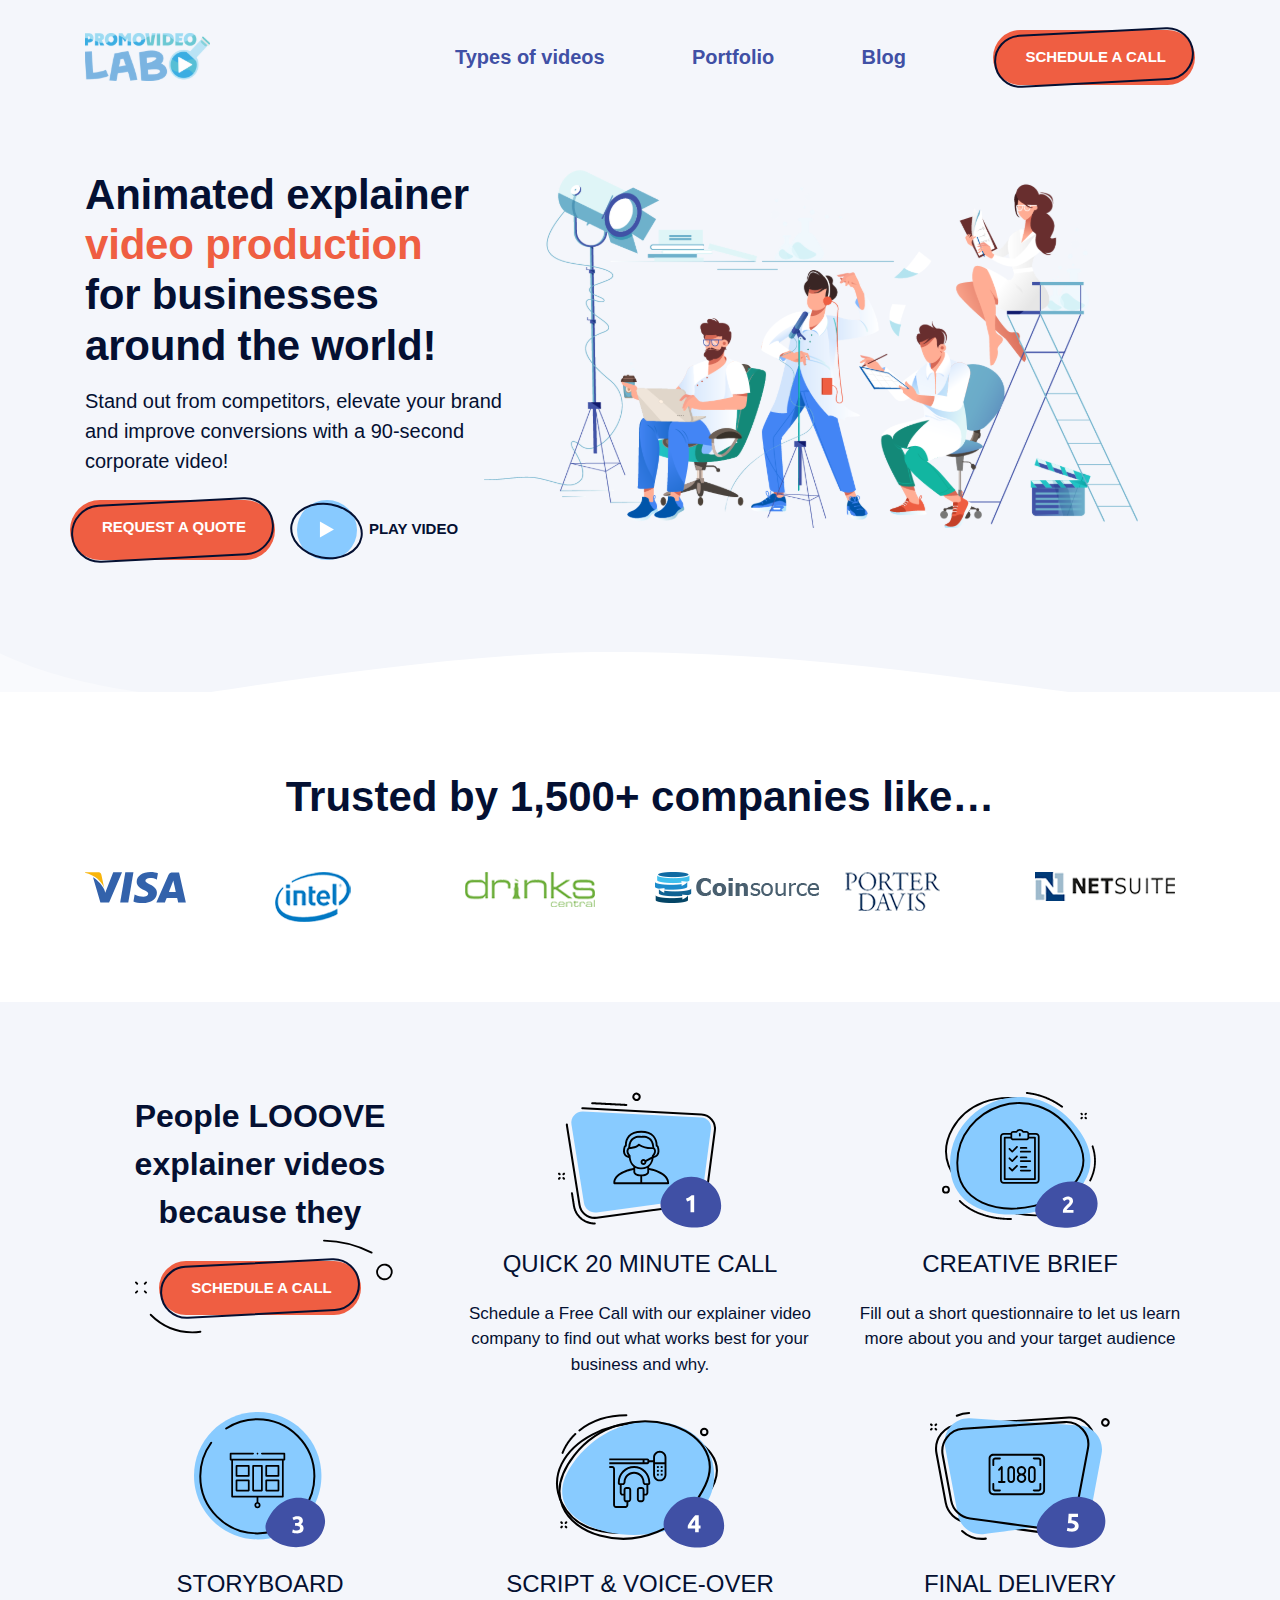
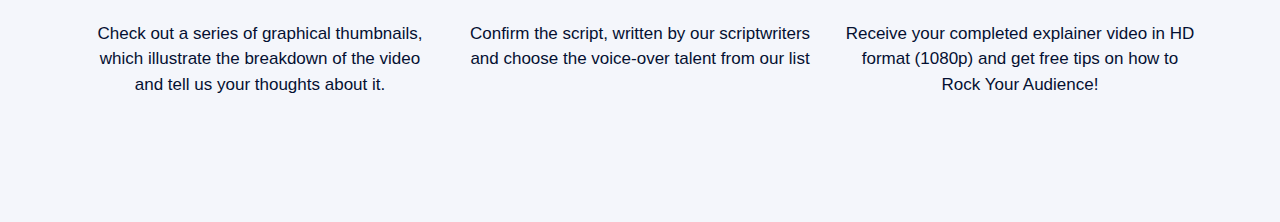
<file: index.html>
<!DOCTYPE html>
<html lang="en">

<head>
    <meta charset="UTF-8">
    <meta http-equiv="X-UA-Compatible" content="IE=edge">
    <meta name="viewport" content="width=device-width, initial-scale=1.0">
    <title>Bootstrap</title>

    <!-- Подключение Bootstrap-стилей -->
    <link rel="stylesheet" href="https://cdn.jsdelivr.net/npm/bootstrap@4.6.0/dist/css/bootstrap.min.css">

    <!-- Подключение собственных стилей -->
    <link rel="stylesheet" href="css/style.css">
</head>

<body>
    <header>
        <div class="container"><a href="#">
                <img src="img/logo.svg" alt="PromoVideoLab" class="logo">
            </a>
            <nav>
                <ul class="main-menu">
                    <li class="d-none d-lg-block"><a href="#">Types of videos</a></li>
                    <li class="d-none d-lg-block"><a href="#">Portfolio</a></li>
                    <li class="d-none d-lg-block"><a href="#">Blog</a></li>
                    <li><a class="btn" href="#">schedule a call</a></li>
                    <li class="burger-menu d-lg-none"><button></button></li>
                </ul>
            </nav>
        </div>
    </header>

    <main>
        <!-- Секция PROMO (начало) -->
        <section class="promo">
            <div class="container">
                <article class="row">
                    <div class="col-12 col-lg-5 promo-content">
                        <h1 class="title">Animated explainer <strong>video production</strong> for businesses around the
                            world!</h1>
                        <p>Stand out from competitors, elevate your brand and improve conversions with a 90-second
                            corporate video!
                        </p>
                        <div class="row buttons">
                            <a class="btn" href="#">Request a Quote</a>
                            <a class="btn-play" href="#"><span class="btn-circle btn-circle-play"></span>play video</a>
                        </div>
                    </div>
                    <img class="col-12 col-lg-7 promo-img" src="img/promo/promo-img.svg"
                        alt="Animated explainer video production for businesses around the world!">
                </article>
            </div>
        </section>
        <!-- Секция PROMO (конец) -->

        <!-- Секция COMPANIES (начало) -->
        <section class="companies">
            <div class="container">
                <h2 class="title">Trusted by 1,500+ companies like…</h2>
                <ul class="row companies-list">
                    <li class="col-6 col-sm-4 col-lg-2"><img src="img/companies/visa.svg" alt="Visa"></li>
                    <li class="col-6 col-sm-4 col-lg-2"><img src="img/companies/intel.svg" alt="Intel"></li>
                    <li class="col-6 col-sm-4 col-lg-2"><img src="img/companies/drinks.svg" alt="Drinks"></li>
                    <li class="col-6 col-sm-4 col-lg-2"><img src="img/companies/coinsource.svg" alt="CoinSource"></li>
                    <li class="col-6 col-sm-4 col-lg-2"><img src="img/companies/porter-davis.svg" alt="Porter Davis">
                    </li>
                    <li class="col-6 col-sm-4 col-lg-2"><img src="img/companies/netsuite.svg" alt="Netsuite"></li>
                </ul>
            </div>
        </section>
        <!-- Секция COMPANIES (конец) -->

        <!-- Секция STEPS (начало) -->
        <section class="steps">
            <div class="container">
                <div class="row steps-content">
                    <div class="col-12 col-md-6 col-lg-4 steps-header">
                        <h2 class="title">People LOOOVE explainer videos because they</h2>
                        <a class="btn" href="#">schedule a call</a>
                    </div>
                    <div class="col-12 col-md-6 col-lg-4 steps-item">
                        <img src="img/steps/step-1.svg" alt="QUICK 20 MINUTE CALL">
                        <h3>QUICK 20 MINUTE CALL</h3>
                        <p>Schedule a Free Call with our explainer video company to find out what works best for your
                            business
                            and why.</p>
                    </div>
                    <div class="col-12 col-md-6 col-lg-4 steps-item">
                        <img src="img/steps/step-2.svg" alt="CREATIVE BRIEF">
                        <h3>CREATIVE BRIEF</h3>
                        <p>Fill out a short questionnaire to let us learn more about you and your target audience</p>
                    </div>
                    <div class="col-12 col-md-6 col-lg-4 steps-item">
                        <img src="img/steps/step-3.svg" alt="STORYBOARD">
                        <h3>STORYBOARD</h3>
                        <p>Check out a series of graphical thumbnails, which illustrate the breakdown of the video and
                            tell us
                            your thoughts about
                            it.</p>
                    </div>
                    <div class="col-12 col-md-6 col-lg-4 steps-item">
                        <img src="img/steps/step-4.svg" alt="SCRIPT & VOICE-OVER">
                        <h3>SCRIPT & VOICE-OVER</h3>
                        <p>Confirm the script, written by our scriptwriters and choose the voice-over talent from our
                            list</p>
                    </div>
                    <div class="col-12 col-md-6 col-lg-4 steps-item">
                        <img src="img/steps/step-5.svg" alt="FINAL DELIVERY">
                        <h3>FINAL DELIVERY</h3>
                        <p>Receive your completed explainer video in HD format (1080p) and get free tips on how to Rock
                            Your
                            Audience!</p>
                    </div>
                </div>
            </div>
        </section>
        <!-- Секция STEPS (конец) -->

    </main>

    <!-- Подключение библиотеки jQuery -->
    <script src="https://code.jquery.com/jquery-3.5.1.slim.min.js"></script>

    <!-- Подключение библиотеки popper -->
    <script src="https://cdn.jsdelivr.net/npm/popper.js@1.16.1/dist/umd/popper.min.js"></script>

    <!-- Подключение скрипта Bootstrap -->
    <script src="https://cdn.jsdelivr.net/npm/bootstrap@4.6.0/dist/js/bootstrap.min.js"></script>
</body>

</html>
</file>
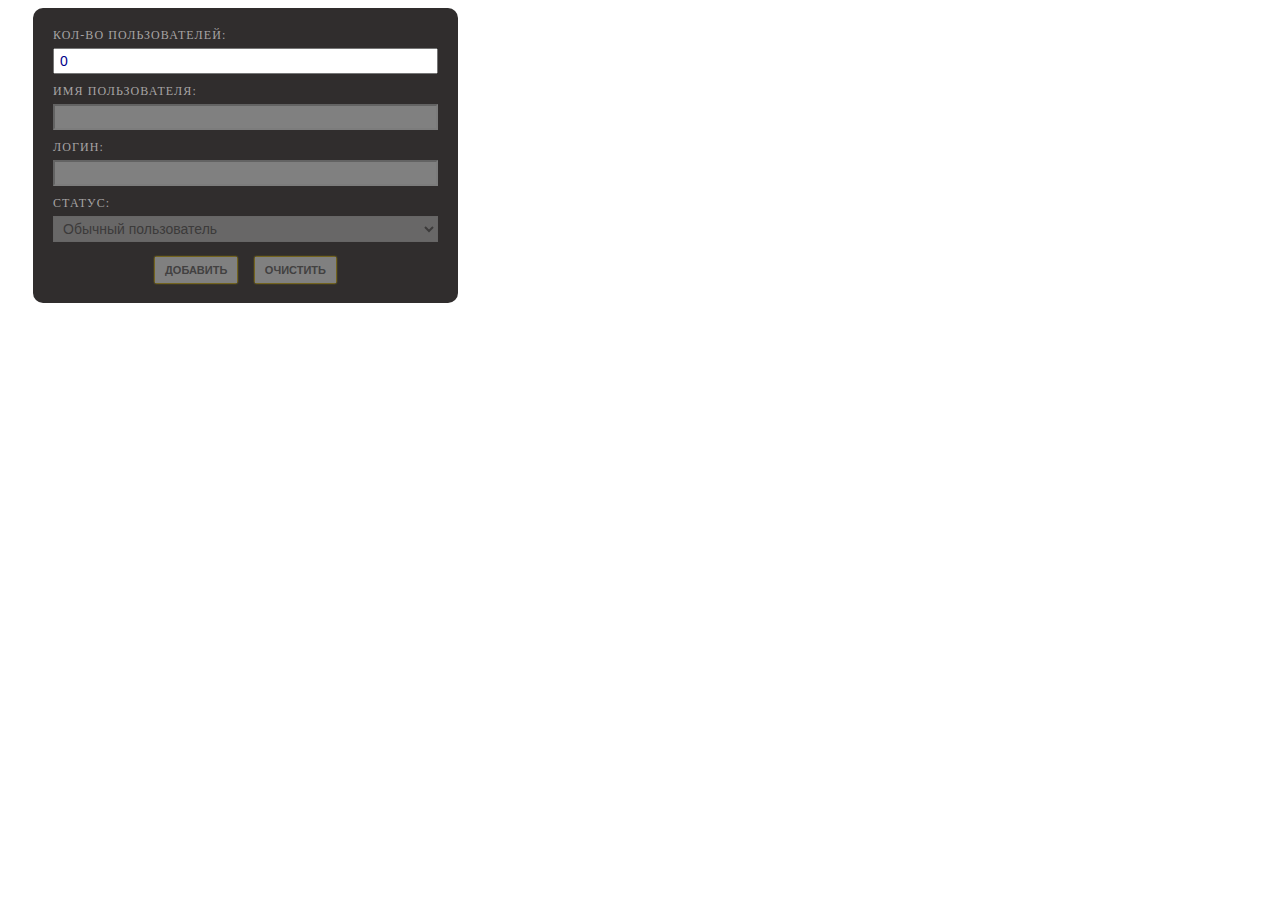
<file: js.html>
<!DOCTYPE html>
<html lang="en">

<head>
	<meta charset="UTF-8">
	<meta http-equiv="X-UA-Compatible" content="IE=edge">
	<meta name="viewport" content="width=device-width, initial-scale=1.0">
	<title>Знакомство с JavaScript</title>

	<link rel="stylesheet" href="https://cdnjs.cloudflare.com/ajax/libs/animate.css/4.1.1/animate.min.css">

	<link rel="stylesheet" href="css/js.css">
</head>

<body>

	<form name="formUsers">
		<div class="form-fields">
			<label for="countUsers">Кол-во пользователей:</label>
			<input id="countUsers" name="countUsers" type="number" value="0" min="0" max="5">

			<label for="userName">Имя пользователя:</label>
			<input type="text" name="userName" id="userName" required disabled>

			<label for="login">Логин:</label>
			<input type="text" name="login" id="login" required disabled>

			<label for="status">Статус:</label>
			<select name="status" id="status" disabled>
				<option value="user">Обычный пользователь</option>
				<option value="manager">Менеджер</option>
				<option value="admin">Администратор</option>
			</select>
		</div>
		<div class="form-buttons">
			<input name="addUser" class="form-btn btn-submit" type="button" value="Добавить" disabled>
			<input name="clear" class="form-btn btn-reset" type="reset" value="Очистить" disabled>
		</div>
	</form>



	<!-- Пример работы с событиями (начало) -->
	<!-- <h1 class="title" style="color: red;"><span>Друзья</span>, добро пожаловать!</h1>
	<button id="btn" class="btn-image">Показать картинку</button>

	<form action="#" name="form" method="POST">
		<div class="form-fields">
			<label for="login">Логин: </label>
			<input type="text" name="login" placeholder="ivanov" required minlength="6" maxlength="20"
				pattern="^[A-Za-z]([.A-Za-z0-9-]{1,18})([A-Za-z0-9])$">

			<label for="pswd">Пароль: </label>
			<input type="password" name="pswd" required minlength="6" maxlength="20">

			<label for="comments">Комментарий: </label>
			<textarea name="comments" class="comments"></textarea>
		</div>
		<div class="form-buttons">
			<input name="submit" class="form-btn btn-submit" type="submit" value="Отправить">
			<input name="reset" class="form-btn btn-reset" type="reset" value="Очистить">
		</div>
	</form> -->
	<!-- Пример работы с событиями (конец) -->

	<!-- <div class="buttons">
		<label>Выберите вариант кнопки: </label>
		<select name="variantsButton" id="variantsButton">
			<optgroup label="Размер">
				<option value="btn-default">Обычная</option>
				<option value="btn-big">Большая</option>
				<option value="btn-small">Маленькая</option>
			</optgroup>
		</select>
	</div> -->

	<script src="js/script.js"></script>
</body>

</html>
</file>
<file: css/style.css>
/***** ОБЩИЕ СТИЛИ (начало) *****/
html {
    font-size: 17px;
}

body {
    font-family: "Ubuntu", sans-serif;
    font-weight: normal;
    color: #041032;

    background-color: #f4f6fb;
}

p {
    font-family: "Roboto", sans-serif;
    font-weight: normal;
    line-height: 150%;
}

ul {
    list-style-type: none;
    margin: 0;
    padding: 0;
}

a {
    font-weight: bold;
    color: #4050a5;

    transition: all 0.25s;
}

a:hover {
    color: #ef5e42;
    text-decoration: none;
}

.btn {
    box-sizing: border-box;
    position: relative;
    display: inline-block;
    padding: 18px 48px;

    text-transform: uppercase;
    font-size: 15px;
    font-weight: bold;
    color: #ffffff;
    
    border-radius: 30px;
    background-color: #ef5e42;
}

.btn:hover {
    color: #ffffff;
    background-color: #ef8042;
}

.btn:active {
    color: #ffffff;
    background-color: #b54029;
}

.btn::before {
    box-sizing: border-box;
    position: absolute;
    top: 0;
    left: 0;

    width: 100%;
    height: 100%;

    content: "";

    border: 2px solid #041032;
    border-radius: 30px;

    transform: rotate(-3deg);
    transition: all 0.5s;
}

.btn:hover::before {
    transform: rotate(3deg);
}

.btn:active::before {
    transform: rotate(0);
}

.btn-circle {
    position: relative;
    display: inline-block;
    vertical-align: middle;
    margin-right: 12px;

    width: 60px;
    height: 60px;

    border-radius: 100%;
    background-color: #ef5e42;

    transition: all 0.25s;
}

.btn-circle:hover {
    cursor: pointer;
    background-color: #ef8042;
}

.btn-circle:active {
    background-color: #b54029;
}

.btn-circle-play,
.btn-circle-plus {
    background-repeat: no-repeat;
    background-position: center;
}

.btn-circle-play {
    background-color: #88caff;
    background-image: url("../img/icon-play.svg");
}

.btn-circle-play:hover {
    background-color: #a7d5fb;
}

.btn-circle-play:active {
    background-color: #31a1fd;
}

.btn-circle-plus {
    background-image: url("../img/icon-plus.svg");
}

.btn-circle::before {
    box-sizing: border-box;
    position: absolute;
    top: 3px;
    left: -7px;

    width: 73px;
    height: 56px;

    content: "";

    border: 2px solid #041032;
    border-radius: 100%;

    transform: rotate(10deg);

    transition: all 0.5s;
}

.btn-circle:hover::before {
    transform: rotate(-180deg);
}

.btn-circle:active::before {
    width: 100%;
    height: 100%;

    top: 0;
    left: 0;
}

.title {
    font-size: 42px;
    font-weight: bold;
}
/***** ОБЩИЕ СТИЛИ (конец) *****/

/***** HEADER (начало) *****/
header {
    padding: 30px 0;
}

header .container {
    display: flex;
    justify-content: space-between;
    align-items: center;
}

header nav {
    width: 740px;
}

.main-menu {
    display: flex;
    justify-content: space-between;
    align-items: center;
}

.main-menu a:not(.btn) {
    font-size: 20px;
}

.burger-menu button {
    width: 30px;
    height: 20px;

    border: none;
    background-color: transparent;
    background-image: url("../img/icon-burger.svg");
    background-repeat: no-repeat;
    background-position: center;
}

/***** HEADER (конец) *****/

/***** Секция PROMO (начало) *****/
.promo {
    box-sizing: border-box;
    height: 627px;
    padding: 55px 0;

    background-image: url("../img/promo/bg-promo.svg");
    background-repeat: repeat-x;
    background-position: 0 bottom;
}

.promo article {
    position: relative;
}

.promo-content {
    position: relative;
    z-index: 2;

    display: flex;
    flex-direction: column;
    justify-content: space-between;

    height: 390px;
}

.promo-content .title {
    max-width: 391px;
    letter-spacing: -0.2px;
}

.promo-content strong {
    color: #ef5e42;
}

.promo-content p {
    font-size: 20px;
}

.promo-content .btn-play {
    margin-left: 22px;

    font-size: 15px;
    text-transform: uppercase;
    color: #041032;
}

.promo-content .btn-play:hover {
    color: #ef5e42;
}

.promo .promo-img {
    position: absolute;
}
/***** Секция PROMO (конец) *****/

/***** Секция COMPANIES (начало) *****/
.companies {
    margin-top: -50px;
    padding: 80px 0;
    background-color: #ffffff;
}

.companies .container {
    flex-direction: column;
}

.companies .title {
    margin-bottom: 50px;
    text-align: center;
}

.companies .companies-list {
    justify-content: space-between;
}
/***** Секция COMPANIES (конец) *****/

/***** Секция STEPS (начало) *****/
.steps {
    padding: 90px 0;
}

.steps .container {
    justify-content: center;
}

.steps-content {
    justify-content: space-between;
    flex-wrap: wrap;
}

.steps-content > div {
    display: flex;
    flex-direction: column;
    align-items: center;

    width: 370px;
    min-height: 320px;
}

.steps-header .title {
    margin-bottom: 25px;

    line-height: 150%;
    text-align: center;
}

.steps-header .btn::after {
    position: absolute;
    top: -35px;
    left: -25px;

    width: 130%;
    height: 110px;

    content: "";

    background-image: url("../img/btn_bg.svg");
    background-repeat: no-repeat;
    background-size: 100% 110px;
}

.steps-item img {
    height: 136px;
}

.steps-item h3 {
    margin: 22px 0;
    font-size: 24px;
}

.steps-item p {
    text-align: center;
}
/***** Секция STEPS (конец) *****/


@media(min-width: 1300px) {
    .container {
        max-width: 1290px;
    }

    .promo-img {
        max-width: 1100px;
        top: -36px;
        left: 27%;
    }
}

@media(max-width: 1299px) {
    .logo {
        max-width: 125px;
    }

    .btn {
        padding-left: 31px;
        padding-right: 28px;
        padding-top: 15px;
        padding-bottom: 15px;

        font-size: 15px;
    }

    .promo-img {
        max-width: 684px !important;
        left: 35%;
    }

    .steps .title {
        font-size: 32px;
    }
}

@media(max-width: 991px) {
    .main-menu {
        justify-content: flex-end;
    }

     .promo {
        padding-top: 0;
        background-image: none;
    }

    .promo-content {
        justify-content: center;
        align-items: center;
    }

    .promo-content .title,
    .promo-content p {
        text-align: center;
    }

    .title {
        font-size: 32px;
    }

    .promo-content .title {
        min-width: 276px;
        max-width: 642px;
    }

    .promo-img {
        position: relative !important;
        top: 0 !important;
        left: 0 !important;
    }

    .companies {
        margin-top: 75px;
    }
}

@media(max-width: 767px) {
    header {
        padding-bottom: 0;
    }

    .promo {
        padding-top: 30px;
    }
}

@media(max-width: 479px) {
    .logo {
        max-width: 72px;
        margin-right: 10px;
    }

    .btn {
        margin-right: 16px;

        padding-left: 20px;
        padding-right: 18px;
        padding-top: 12px;
        padding-bottom: 14px;

        font-size: 13px;
    }

    .title {
        font-size: 28px;
    }

    .promo-content .title {        
        max-width: 276px;
    }

    .buttons {
        flex-direction: column;
        margin-bottom: 50px;
    }

    .buttons .btn {
        margin-bottom: 20px;
    }
    .companies {
        margin-top: 0;
    }
}
</file>
<file: css/js.css>
.title {
	text-align: center;
	text-transform: uppercase;
	color: darkblue;
}

.title span {
	background-color: lightyellow;
}

.btn-image {
	display: block;
	margin: auto;
	padding: 7px 15px;

	font-size: 12px;
	font-weight: bold;
	text-transform: uppercase;

	color: white;
	background-color: rgb(153, 0, 0);

	transition: all 0.25s;
}

.btn-image:hover {
	filter: contrast(250%);
	cursor: pointer;
}

.image {
	display: block;
	margin: 50px auto;
}

.message {
	display: flex;
	align-items: center;
	justify-content: center;
	position: absolute;
	top: 20%;
	left: 50%;

	width: 300px;
	height: 150px;
	margin-left: -150px;
	margin-top: 75px;

	border-radius: 20px;
	background-color: black;
	color: white;
}

.message p {
	text-align: center;
	text-transform: uppercase;
}

.message strong {
	display: block;
	margin-top: 15px;

	color: gold;
	text-align: center;
	text-transform: lowercase;
}

.btn {
	position: absolute;
	top: 50%;
	left: 50%;
	padding: 10px 30px;

	color: #ffffff;
	text-transform: uppercase;
	background-color: darkred;
	box-shadow: 0 0 5px #ff0000;
	border-radius: 10px;
}

.btn-default {
	width: 300px;
	height: 60px;

	margin-left: -150px;
	margin-top: -30px;

	font-size: 22px;
}

.btn-big {
	width: 500px;
	height: 100px;

	margin-left: -250px;
	margin-top: -50px;

	font-size: 30px;
}

.btn-small {
	width: 150px;
	height: 50px;

	margin-left: -75px;
	margin-top: -15px;

	font-size: 15px;
}

:focus {
	outline: 1px solid gold;
}

button:hover {
	cursor: pointer;
}

form {
	box-sizing: border-box;
	display: flex;
	flex-direction: column;

	width: 425px;
	margin: auto 25px;
	padding: 20px;

	border-radius: 10px;
	color: white;
	background-color: rgb(48, 45, 45);
}

[disabled] {
	background-color: gray !important;
	color: rgb(66, 65, 65) !important;
}

form>div {
	display: flex;
}

form label {
	margin-bottom: 5px;

	font-size: 12px;
	text-transform: uppercase;
	letter-spacing: 1.1px;
	color: rgb(167, 164, 164);
}

[type="number"],
[type="text"],
[type="password"],
select,
.comments {
	margin-bottom: 10px;
	padding: 3px 5px;
	font-size: 14px;
	color: darkblue;
}

.comments {
	min-height: 75px;
}

.form-fields {
	flex-direction: column;
}

.form-buttons {
	align-self: center;
	justify-content: space-between;
	align-items: center;

	width: 47%;
	margin-top: 5px;
}

.form-btn {
	padding: 7px 10px;
	text-transform: uppercase;
	font-size: 11px;
	font-weight: bold;
	border: none;
	color: rgb(253, 246, 203);
	box-shadow: 0 0 2px gold;

	transition: all 0.5s;
}

.btn-submit {
	background-color: rgb(0, 51, 0);
}

.btn-reset {
	background-color: rgb(77, 0, 0);
}

.form-btn:hover:not[disabled] {
	cursor: pointer;
	background-color: rgb(214, 214, 214);
	color: rgb(53, 53, 53);
}

.form-btn:active {
	background-color: rgb(75, 75, 75);
	color: rgb(201, 200, 200);
}
</file>
